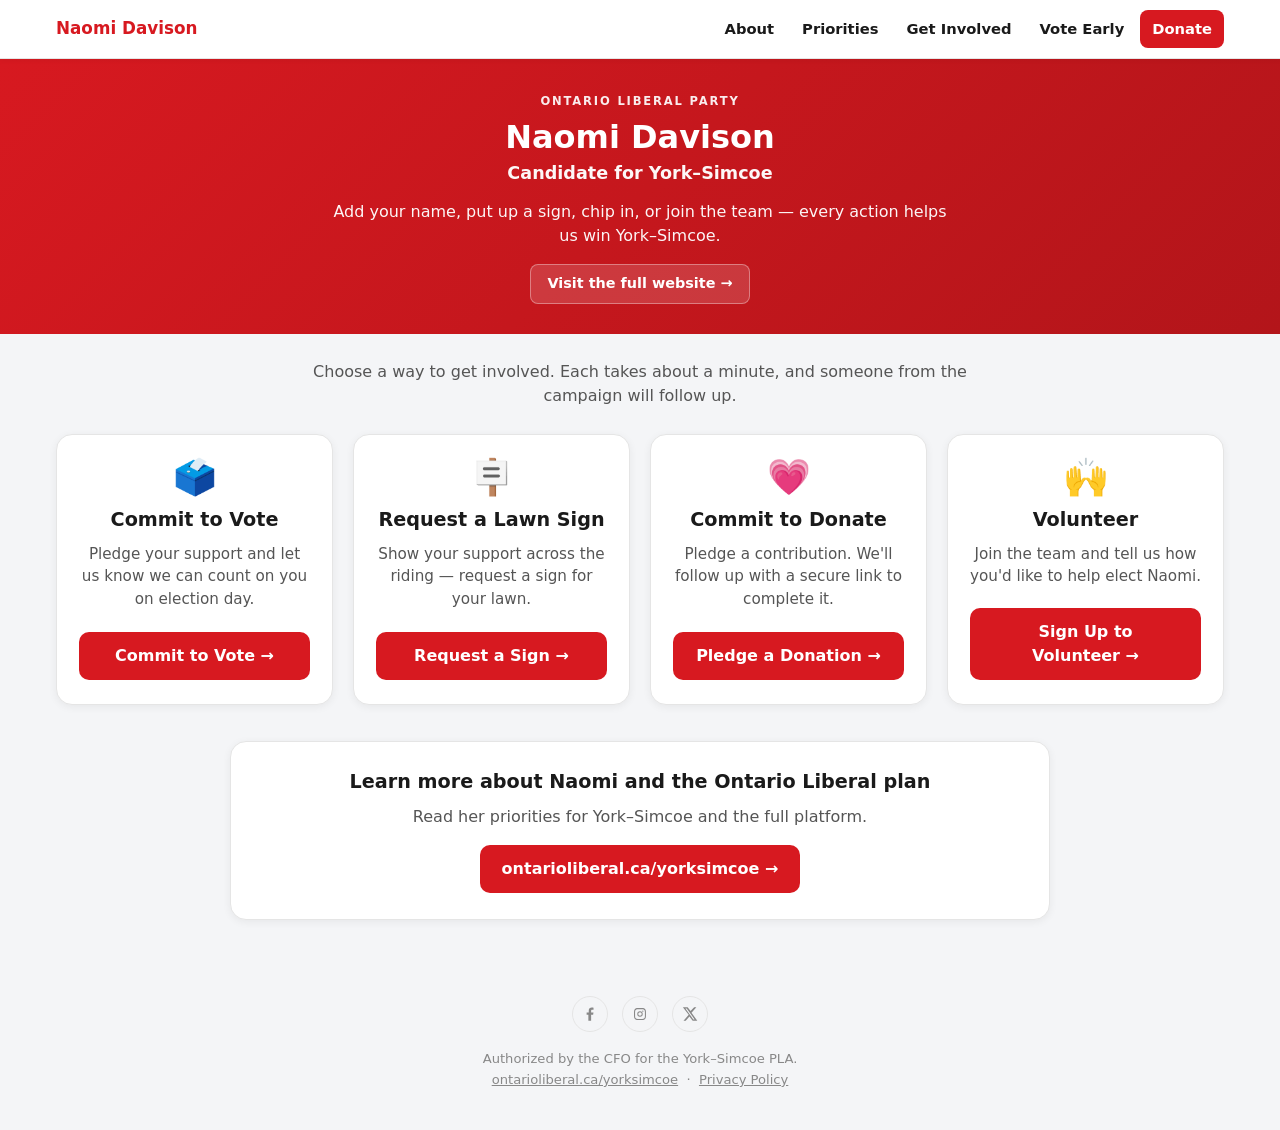
<file: getinvolved/index.html>
<!DOCTYPE html>
<html lang="en">
<head>
  <meta charset="utf-8">
  <meta name="viewport" content="width=device-width, initial-scale=1">
  <title>Get Involved — Naomi Davison · Ontario Liberal for York–Simcoe</title>
  <meta name="description" content="Get involved with Naomi Davison's campaign for York–Simcoe. Commit to vote, request a lawn sign, pledge a donation, or volunteer.">
  <link rel="icon" href="data:image/svg+xml,<svg xmlns='http://www.w3.org/2000/svg' viewBox='0 0 100 100'><rect width='100' height='100' rx='20' fill='%23d71920'/><text x='50' y='72' font-size='64' text-anchor='middle' fill='white' font-family='Arial' font-weight='bold'>N</text></svg>">
  <link rel="stylesheet" href="/style.css">
</head>
<body>
  <nav class="topnav">
    <div class="nav-inner">
      <a class="nav-brand" href="/">Naomi Davison</a>
      <div class="nav-links">
        <a href="/#about">About</a>
        <a href="/#priorities">Priorities</a>
        <a href="/getinvolved/">Get Involved</a>
        <a href="/voting/">Vote Early</a>
        <a class="nav-donate" href="https://ontarioliberal.ca/donate/?pla=121" target="_blank" rel="noopener">Donate</a>
      </div>
    </div>
  </nav>

  <header class="site-header">
    <p class="eyebrow">Ontario Liberal Party</p>
    <h1>Naomi Davison</h1>
    <p class="riding">Candidate for York–Simcoe</p>
    <p class="lede">Add your name, put up a sign, chip in, or join the team — every action helps us win York–Simcoe.</p>
    <div class="toplinks">
      <a href="https://ontarioliberal.ca/yorksimcoe" target="_blank" rel="noopener">Visit the full website →</a>
    </div>
  </header>

  <div class="wrap">
    <p class="intro">Choose a way to get involved. Each takes about a minute, and someone from the campaign will follow up.</p>

    <div class="grid">
      <section class="card">
        <div class="ico">🗳️</div>
        <h2>Commit to Vote</h2>
        <p>Pledge your support and let us know we can count on you on election day.</p>
        <a class="btn block" href="/getinvolved/commit-to-vote/">Commit to Vote →</a>
      </section>

      <section class="card">
        <div class="ico">🪧</div>
        <h2>Request a Lawn Sign</h2>
        <p>Show your support across the riding — request a sign for your lawn.</p>
        <a class="btn block" href="/getinvolved/lawn-sign/">Request a Sign →</a>
      </section>

      <section class="card">
        <div class="ico">💗</div>
        <h2>Commit to Donate</h2>
        <p>Pledge a contribution. We'll follow up with a secure link to complete it.</p>
        <a class="btn block" href="/getinvolved/donate/">Pledge a Donation →</a>
      </section>

      <section class="card">
        <div class="ico">🙌</div>
        <h2>Volunteer</h2>
        <p>Join the team and tell us how you'd like to help elect Naomi.</p>
        <a class="btn block" href="/getinvolved/volunteer/">Sign Up to Volunteer →</a>
      </section>
    </div>

    <div class="cta">
      <h3>Learn more about Naomi and the Ontario Liberal plan</h3>
      <p>Read her priorities for York–Simcoe and the full platform.</p>
      <a class="btn" href="https://ontarioliberal.ca/yorksimcoe" target="_blank" rel="noopener">ontarioliberal.ca/yorksimcoe →</a>
    </div>
  </div>

  <footer class="site">
    <div class="social">
      <a href="https://www.facebook.com/share/14jKfXdix8t/?mibextid=wwXIfr" target="_blank" rel="noopener" aria-label="Naomi Davison on Facebook"><svg viewBox="0 0 24 24" aria-hidden="true"><path d="M13.5 21v-8h2.7l.4-3.1h-3.1V7.9c0-.9.25-1.5 1.55-1.5h1.65V3.6c-.29-.04-1.26-.12-2.39-.12-2.36 0-3.98 1.44-3.98 4.09v2.33H7.5V13h2.32v8h3.68z"/></svg></a>
      <a href="https://www.instagram.com/naomidavisonys" target="_blank" rel="noopener" aria-label="Naomi Davison on Instagram"><svg viewBox="0 0 24 24" aria-hidden="true"><path d="M12 4c-2.17 0-2.44.01-3.29.05-.85.04-1.43.17-1.94.37-.53.2-.97.48-1.42.92-.44.45-.72.89-.92 1.42-.2.51-.33 1.09-.37 1.94C4.01 9.56 4 9.83 4 12s.01 2.44.05 3.29c.04.85.17 1.43.37 1.94.2.53.48.97.92 1.42.45.44.89.72 1.42.92.51.2 1.09.33 1.94.37.85.04 1.12.05 3.29.05s2.44-.01 3.29-.05c.85-.04 1.43-.17 1.94-.37.53-.2.97-.48 1.42-.92.44-.45.72-.89.92-1.42.2-.51.33-1.09.37-1.94.04-.85.05-1.12.05-3.29s-.01-2.44-.05-3.29c-.04-.85-.17-1.43-.37-1.94-.2-.53-.48-.97-.92-1.42-.45-.44-.89-.72-1.42-.92-.51-.2-1.09-.33-1.94-.37C14.44 4.01 14.17 4 12 4zm0 1.62c2.13 0 2.39.01 3.23.05.78.04 1.2.17 1.48.28.37.14.64.32.92.6.28.28.46.55.6.92.11.28.24.7.28 1.48.04.84.05 1.1.05 3.23s-.01 2.39-.05 3.23c-.04.78-.17 1.2-.28 1.48-.14.37-.32.64-.6.92-.28.28-.55.46-.92.6-.28.11-.7.24-1.48.28-.84.04-1.1.05-3.23.05s-2.39-.01-3.23-.05c-.78-.04-1.2-.17-1.48-.28-.37-.14-.64-.32-.92-.6-.28-.28-.46-.55-.6-.92-.11-.28-.24-.7-.28-1.48-.04-.84-.05-1.1-.05-3.23s.01-2.39.05-3.23c.04-.78.17-1.2.28-1.48.14-.37.32-.64.6-.92.28-.28.55-.46.92-.6.28-.11.7-.24 1.48-.28.84-.04 1.1-.05 3.23-.05zm0 2.76a3.62 3.62 0 100 7.24 3.62 3.62 0 000-7.24zm0 5.97a2.35 2.35 0 110-4.7 2.35 2.35 0 010 4.7zm4.61-6.11a.85.85 0 11-1.7 0 .85.85 0 011.7 0z"/></svg></a>
      <a href="https://x.com/naomidavisonys" target="_blank" rel="noopener" aria-label="Naomi Davison on X"><svg viewBox="0 0 24 24" aria-hidden="true"><path d="M17.53 3H20.5l-6.48 7.4L21.75 21h-6.19l-4.32-5.65L6.3 21H3.33l6.93-7.92L2.5 3h6.35l3.9 5.16L17.53 3zm-1.08 16.2h1.65L7.62 4.71H5.85l10.6 14.49z"/></svg></a>
    </div>
    Authorized by the CFO for the York–Simcoe PLA.<br>
    <a href="https://ontarioliberal.ca/yorksimcoe" target="_blank" rel="noopener">ontarioliberal.ca/yorksimcoe</a>
    &nbsp;·&nbsp;
    <a href="https://ontarioliberal.ca/privacy-policy" target="_blank" rel="noopener">Privacy Policy</a>
  </footer>
</body>
</html>
</file>
<file: style.css>
/* Naomi Davison — Ontario Liberal, York–Simcoe · shared styles */
:root{
  --red:#d71920; --red-dark:#b3151a; --ink:#1a1a1a; --muted:#555; --bg:#f4f5f7;
  --line:#e5e5e5; --card:#fff;
}
*{box-sizing:border-box}
html{scroll-behavior:smooth}
body{margin:0;font-family:system-ui,-apple-system,"Segoe UI",Roboto,Helvetica,Arial,sans-serif;color:var(--ink);background:var(--bg);line-height:1.5}
a{color:var(--red)}

/* Header / hero */
.site-header{background:linear-gradient(135deg,var(--red) 0%,var(--red-dark) 100%);color:#fff;text-align:center;padding:34px 20px 30px}
.site-header .eyebrow{font-size:.72rem;letter-spacing:.16em;text-transform:uppercase;opacity:.92;margin:0 0 10px;font-weight:600}
.site-header h1{margin:0 0 4px;font-size:2rem;line-height:1.1}
.site-header .riding{margin:0;font-size:1.1rem;font-weight:600;opacity:.97}
.site-header .lede{margin:14px auto 0;max-width:620px;font-size:1rem;opacity:.96}
.site-header .toplinks{margin-top:16px;display:flex;gap:10px;justify-content:center;flex-wrap:wrap}
.site-header .toplinks a{display:inline-block;background:rgba(255,255,255,.15);color:#fff;text-decoration:none;font-weight:600;font-size:.9rem;padding:8px 16px;border-radius:8px;border:1px solid rgba(255,255,255,.35)}
.site-header .toplinks a:hover{background:rgba(255,255,255,.25)}

/* slim header variant (action pages) */
.site-header.slim{padding:22px 20px 20px}
.site-header.slim h1{font-size:1.5rem}

.wrap{max-width:1200px;margin:0 auto;padding:26px 16px 50px}
.intro{text-align:center;color:var(--muted);max-width:720px;margin:0 auto 26px}

/* Back link */
.backbar{max-width:640px;margin:18px auto 0;padding:0 16px}
.backbar a{display:inline-flex;align-items:center;gap:6px;color:var(--red);text-decoration:none;font-weight:600;font-size:.95rem}
.backbar a:hover{text-decoration:underline}

/* Hub cards */
.grid{display:grid;grid-template-columns:repeat(auto-fit,minmax(250px,1fr));gap:20px}
.card{background:var(--card);border:1px solid var(--line);border-radius:16px;padding:24px 22px;box-shadow:0 2px 8px rgba(0,0,0,.06);display:flex;flex-direction:column;text-align:center}
.card .ico{font-size:2.2rem;line-height:1;margin-bottom:12px}
.card h2{margin:0 0 8px;font-size:1.2rem}
.card p{margin:0 0 20px;color:var(--muted);font-size:.95rem;flex:1}
.btn{display:inline-block;background:var(--red);color:#fff;text-decoration:none;font-weight:700;padding:12px 22px;border-radius:10px;font-size:1rem;transition:background .15s}
.btn:hover{background:var(--red-dark)}
.btn.block{display:block;width:100%}

/* Action page: form frame */
.formwrap{max-width:640px;margin:8px auto 0;padding:0 16px}
.formcard{background:var(--card);border:1px solid var(--line);border-radius:16px;overflow:hidden;box-shadow:0 2px 8px rgba(0,0,0,.06)}
.formcard h2{margin:0;padding:16px 20px;font-size:1.15rem;border-bottom:1px solid #eee;display:flex;align-items:center;gap:9px}
iframe.form{width:100%;border:0;display:block}

/* Secondary CTA (learn more) */
.cta{max-width:820px;margin:36px auto 0;background:var(--card);border:1px solid var(--line);border-radius:16px;padding:26px 22px;text-align:center;box-shadow:0 2px 8px rgba(0,0,0,.06)}
.cta h3{margin:0 0 8px;font-size:1.2rem}
.cta p{margin:0 0 16px;color:var(--muted)}

/* Hero CTA buttons (on the red header) */
.btn.light{background:#fff;color:var(--red)}
.btn.light:hover{background:#f3f3f3}
.btn.ghost{background:transparent;color:#fff;border:1px solid rgba(255,255,255,.7)}
.btn.ghost:hover{background:rgba(255,255,255,.15)}
.hero-cta{margin-top:20px;display:flex;gap:12px;justify-content:center;flex-wrap:wrap}

/* Sections */
.section{margin:0 auto;max-width:1040px}
.section h2.sec{text-align:center;font-size:1.6rem;margin:0 0 6px}
.section .sub{text-align:center;color:var(--muted);margin:0 auto 24px;max-width:640px}
.about p{font-size:1.08rem;color:#333;text-align:center;max-width:720px;margin:0 auto 14px}

/* About: photo + bio — stacked on mobile, side-by-side on wide screens */
.about-grid{display:grid;grid-template-columns:1fr;gap:26px;align-items:start;max-width:720px;margin:0 auto}
.about-media{width:100%;max-width:560px;margin:0 auto}
.about .headshot{width:100%;max-width:100%;height:auto;border-radius:16px;box-shadow:0 6px 20px rgba(0,0,0,.14);display:block;margin:0}
.about .bio{max-width:none;margin:0}
.about .bio p{margin:0 0 14px;color:#333;font-size:1.02rem;text-align:left;line-height:1.65}
.about .bio p:first-child{margin-top:0}
.about .bio p:last-child{margin-bottom:0}
@media (min-width:860px){
  .about-grid{grid-template-columns:minmax(0,420px) 1fr;gap:44px;max-width:1040px}
  .about-media{max-width:none;margin:0}
}
.divider{height:1px;background:var(--line);max-width:1040px;margin:44px auto}

/* Priorities */
.card.left{text-align:left}
.card.left .num{display:inline-flex;align-items:center;justify-content:center;width:34px;height:34px;border-radius:50%;background:var(--red);color:#fff;font-weight:800;font-size:1rem;margin-bottom:12px}
.card.left h3{margin:0 0 6px;font-size:1.08rem}
.card.left p{margin:0;color:var(--muted);font-size:.95rem}
/* Priorities: tidy 3-up on desktop (9 cards -> 3x3) */
@media (min-width:780px){ #priorities .grid{grid-template-columns:repeat(3,minmax(0,1fr))} }

/* Sticky top nav */
.topnav{position:sticky;top:0;z-index:50;background:#fff;border-bottom:1px solid var(--line);box-shadow:0 1px 6px rgba(0,0,0,.05)}
.nav-inner{max-width:1200px;margin:0 auto;padding:10px 16px;display:flex;align-items:center;justify-content:space-between;gap:12px;flex-wrap:wrap}
.nav-brand{font-weight:800;color:var(--red);text-decoration:none;font-size:1.05rem}
.nav-links{display:flex;align-items:center;gap:4px;flex-wrap:wrap}
.nav-links a{color:var(--ink);text-decoration:none;font-weight:600;font-size:.92rem;padding:8px 12px;border-radius:8px;transition:background .15s,color .15s}
.nav-links a:hover{background:var(--bg);color:var(--red)}
.nav-links a.nav-donate{background:var(--red);color:#fff}
.nav-links a.nav-donate:hover{background:var(--red-dark);color:#fff}
@media (max-width:520px){
  .nav-inner{padding:8px 12px}
  .nav-brand{font-size:.98rem}
  .nav-links a{font-size:.85rem;padding:6px 9px}
}

/* Left-aligned home hero (desktop); centered on mobile */
.hero-inner{max-width:1200px;margin:0 auto}
.site-header.home{text-align:left}
.site-header.home .lede{margin-left:0;margin-right:0}
.site-header.home .hero-cta{justify-content:flex-start}
@media (max-width:640px){
  .site-header.home{text-align:center}
  .site-header.home .lede{margin-left:auto;margin-right:auto}
  .site-header.home .hero-cta{justify-content:center}
}

/* Anchor offset so sticky nav doesn't cover section tops */
#about,#priorities{scroll-margin-top:70px}

/* Priorities intro (framing line) */
.prio-intro{max-width:760px;margin:0 auto 26px;text-align:center;font-size:1.12rem;line-height:1.55;color:var(--ink);font-weight:500}

/* Family photo in About */
.about .family{width:100%;max-width:620px;height:auto;border-radius:16px;box-shadow:0 6px 20px rgba(0,0,0,.14);display:block;margin:28px auto 0}
.about .family-caption{text-align:center;color:var(--muted);font-size:.9rem;margin:10px auto 0}

/* Footer */
footer.site{text-align:center;color:#888;font-size:.82rem;padding:26px 20px 40px;line-height:1.6}
footer.site a{color:#888}

/* Footer social icons */
.social{display:flex;justify-content:center;gap:14px;margin:0 0 16px}
.social a{color:#888;display:inline-flex;width:36px;height:36px;align-items:center;justify-content:center;border:1px solid var(--line);border-radius:50%;transition:.15s}
.social a:hover{color:#fff;background:var(--red);border-color:var(--red)}
.social svg{width:18px;height:18px;fill:currentColor}

/* Vote Early page */
.lead-note{max-width:760px;margin:0 auto 8px;text-align:center;color:#333;font-size:1.06rem;line-height:1.55}
.subhead{max-width:820px;margin:40px auto 6px;font-size:1.5rem;text-align:center}
.section-note{max-width:680px;margin:16px auto 0;text-align:center;color:var(--muted);font-size:.85rem}
.btn.sm{padding:9px 16px;font-size:.92rem}
.btn.outline{background:#fff;color:var(--red);border:1.5px solid var(--red)}
.btn.outline:hover{background:var(--red);color:#fff}

.keydates{display:grid;grid-template-columns:repeat(auto-fit,minmax(200px,1fr));gap:16px;max-width:900px;margin:24px auto 0}
.keydate{background:var(--card);border:1px solid var(--line);border-left:4px solid var(--red);border-radius:12px;padding:16px 18px;box-shadow:0 2px 8px rgba(0,0,0,.05)}
.keydate .k{font-size:.7rem;letter-spacing:.08em;text-transform:uppercase;color:var(--red);font-weight:700;margin:0 0 4px}
.keydate .v{font-size:1.18rem;font-weight:800;margin:0}
.keydate .s{margin:3px 0 0;color:var(--muted);font-size:.88rem}

.loc-grid{display:grid;grid-template-columns:repeat(auto-fit,minmax(280px,1fr));gap:18px;max-width:1040px;margin:22px auto 0}
.loc-card{background:var(--card);border:1px solid var(--line);border-radius:16px;padding:20px;box-shadow:0 2px 8px rgba(0,0,0,.06);display:flex;flex-direction:column}
.loc-card h3{margin:0 0 8px;font-size:1.08rem;line-height:1.3;display:flex;align-items:center;gap:8px;flex-wrap:wrap}
.loc-card .addr{margin:0 0 12px;color:#333;font-size:.96rem;line-height:1.5}
.loc-card .meta{margin:0 0 16px;color:var(--muted);font-size:.9rem;line-height:1.5}
.loc-card .meta b{color:var(--ink)}
.loc-card .btn{margin-top:auto;align-self:flex-start}
.badge-access{display:inline-flex;align-items:center;gap:4px;background:#eef6ee;color:#1c6b2b;border:1px solid #cfe6cf;border-radius:20px;padding:2px 9px;font-size:.7rem;font-weight:700;white-space:nowrap}

.steps{max-width:760px;margin:22px auto 0;padding:0;list-style:none;counter-reset:st}
.steps li{position:relative;padding:0 0 16px 42px;color:#333;line-height:1.55}
.steps li:last-child{padding-bottom:0}
.steps li::before{counter-increment:st;content:counter(st);position:absolute;left:0;top:-2px;width:28px;height:28px;background:var(--red);color:#fff;border-radius:50%;display:flex;align-items:center;justify-content:center;font-weight:700;font-size:.9rem}

.vinfo{max-width:640px;margin:22px auto 0;background:var(--card);border:1px solid var(--line);border-radius:16px;padding:26px 22px;text-align:center;box-shadow:0 2px 8px rgba(0,0,0,.06)}
</file>
